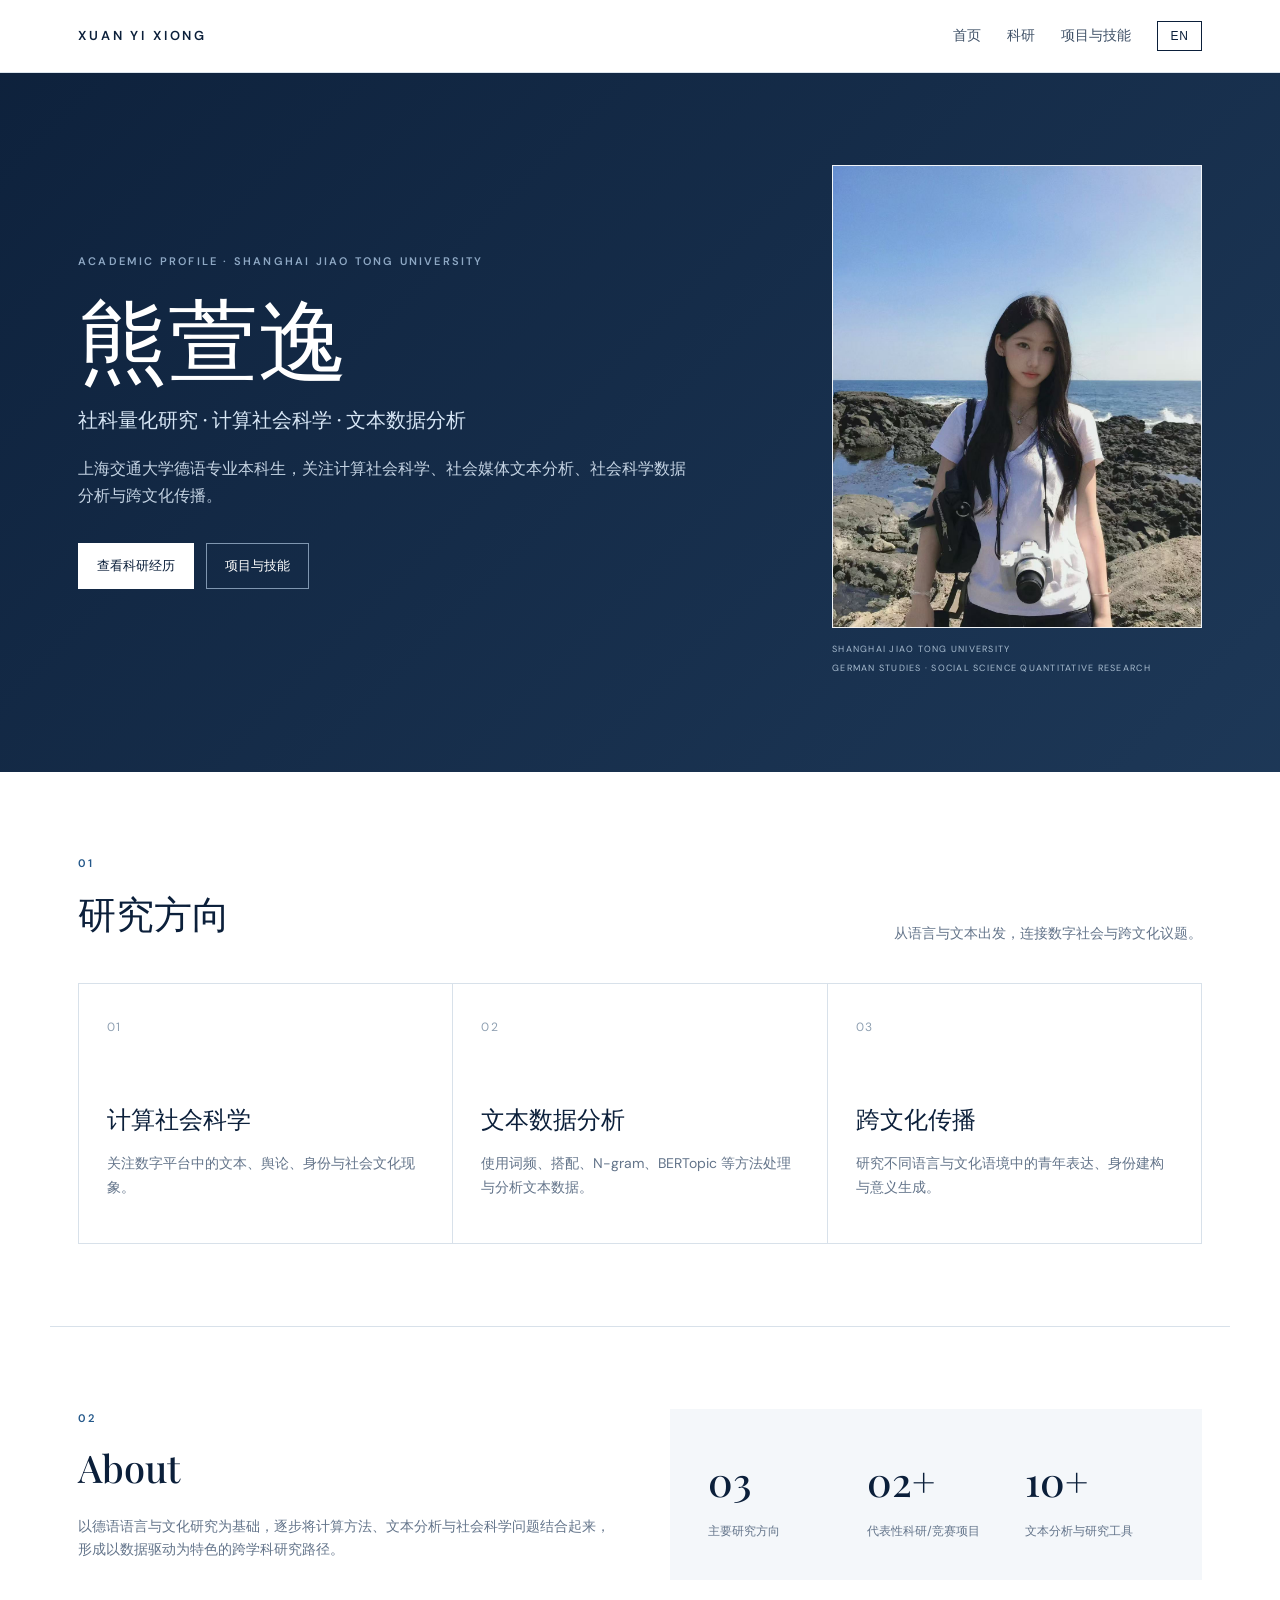
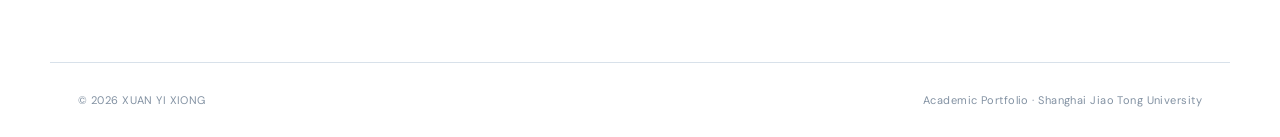
<file: index.html>
<!doctype html><html lang="zh-CN"><head><meta charset="utf-8"><meta name="viewport" content="width=device-width,initial-scale=1"><meta name="description" content="熊萱逸｜上海交通大学｜社科量化与计算社会科学方向"><title>熊萱逸｜Academic Homepage</title><link rel="stylesheet" href="assets/style.css"></head><body><header class="site-header"><div class="header-inner"><a class="site-name" href="index.html">XUAN YI XIONG</a><nav class="nav"><a href="index.html" data-i18n="nav.home">首页</a><a href="research.html" data-i18n="nav.research">科研</a><a href="projects.html" data-i18n="nav.projects">项目与技能</a><button id="langToggle" class="lang-btn">EN</button></nav></div></header><main><section class="hero"><div class="hero-grid"><div><p class="eyebrow">ACADEMIC PROFILE · SHANGHAI JIAO TONG UNIVERSITY</p><h1>熊萱逸</h1><p class="hero-title" data-i18n="home.title">社科量化研究 · 计算社会科学 · 文本数据分析</p><p class="hero-intro" data-i18n="home.intro">上海交通大学德语专业本科生，关注计算社会科学、社会媒体文本分析、社会科学数据分析与跨文化传播。</p><div class="hero-actions"><a class="btn btn-primary" href="research.html" data-i18n="home.primary">查看科研经历</a><a class="btn btn-secondary" href="projects.html" data-i18n="home.secondary">项目与技能</a></div></div><div class="portrait-card"><div class="portrait-frame"><img src="assets/images/portrait.jpg" class="portrait-img" alt="熊萱逸" onerror="this.style.display='none';this.nextElementSibling.style.display='flex'"><div class="portrait-fallback" data-i18n="home.photoFallback">请将你的个人照片命名为 portrait.jpg，上传至 assets/images/</div></div><div class="portrait-caption"><span>SHANGHAI JIAO TONG UNIVERSITY</span><span>GERMAN STUDIES · SOCIAL SCIENCE QUANTITATIVE RESEARCH</span></div></div></div></section><section class="section section-line"><div class="section-heading"><div><p class="section-kicker">01</p><h2 data-i18n="home.focusTitle">研究方向</h2></div><p class="section-note" data-i18n="home.focusNote">从语言与文本出发，连接数字社会与跨文化议题。</p></div><div class="focus-grid"><article class="focus-card"><span>01</span><h3 data-i18n="home.f1">计算社会科学</h3><p data-i18n="home.f1p">关注数字平台中的文本、舆论、身份与社会文化现象。</p></article><article class="focus-card"><span>02</span><h3 data-i18n="home.f2">文本数据分析</h3><p data-i18n="home.f2p">使用词频、搭配、N-gram、BERTopic 等方法处理与分析文本数据。</p></article><article class="focus-card"><span>03</span><h3 data-i18n="home.f3">跨文化传播</h3><p data-i18n="home.f3p">研究不同语言与文化语境中的青年表达、身份建构与意义生成。</p></article></div></section><section class="section info-section"><div class="info-card"><p class="section-kicker">02</p><h2 data-i18n="home.aboutTitle">About</h2><p data-i18n="home.about">以德语语言与文化研究为基础，逐步将计算方法、文本分析与社会科学问题结合起来，形成以数据驱动为特色的跨学科研究路径。</p></div><div class="metrics-card"><div class="metric"><strong>03</strong><span data-i18n="home.metric1">主要研究方向</span></div><div class="metric"><strong>02+</strong><span data-i18n="home.metric2">代表性科研/竞赛项目</span></div><div class="metric"><strong>10+</strong><span data-i18n="home.metric3">文本分析与研究工具</span></div></div></section></main><footer class="site-footer"><div>© 2026 XUAN YI XIONG</div><div data-i18n="footer.text">Academic Portfolio · Shanghai Jiao Tong University</div></footer><script src="assets/i18n.js"></script><script src="assets/main.js"></script></body></html>
</file>
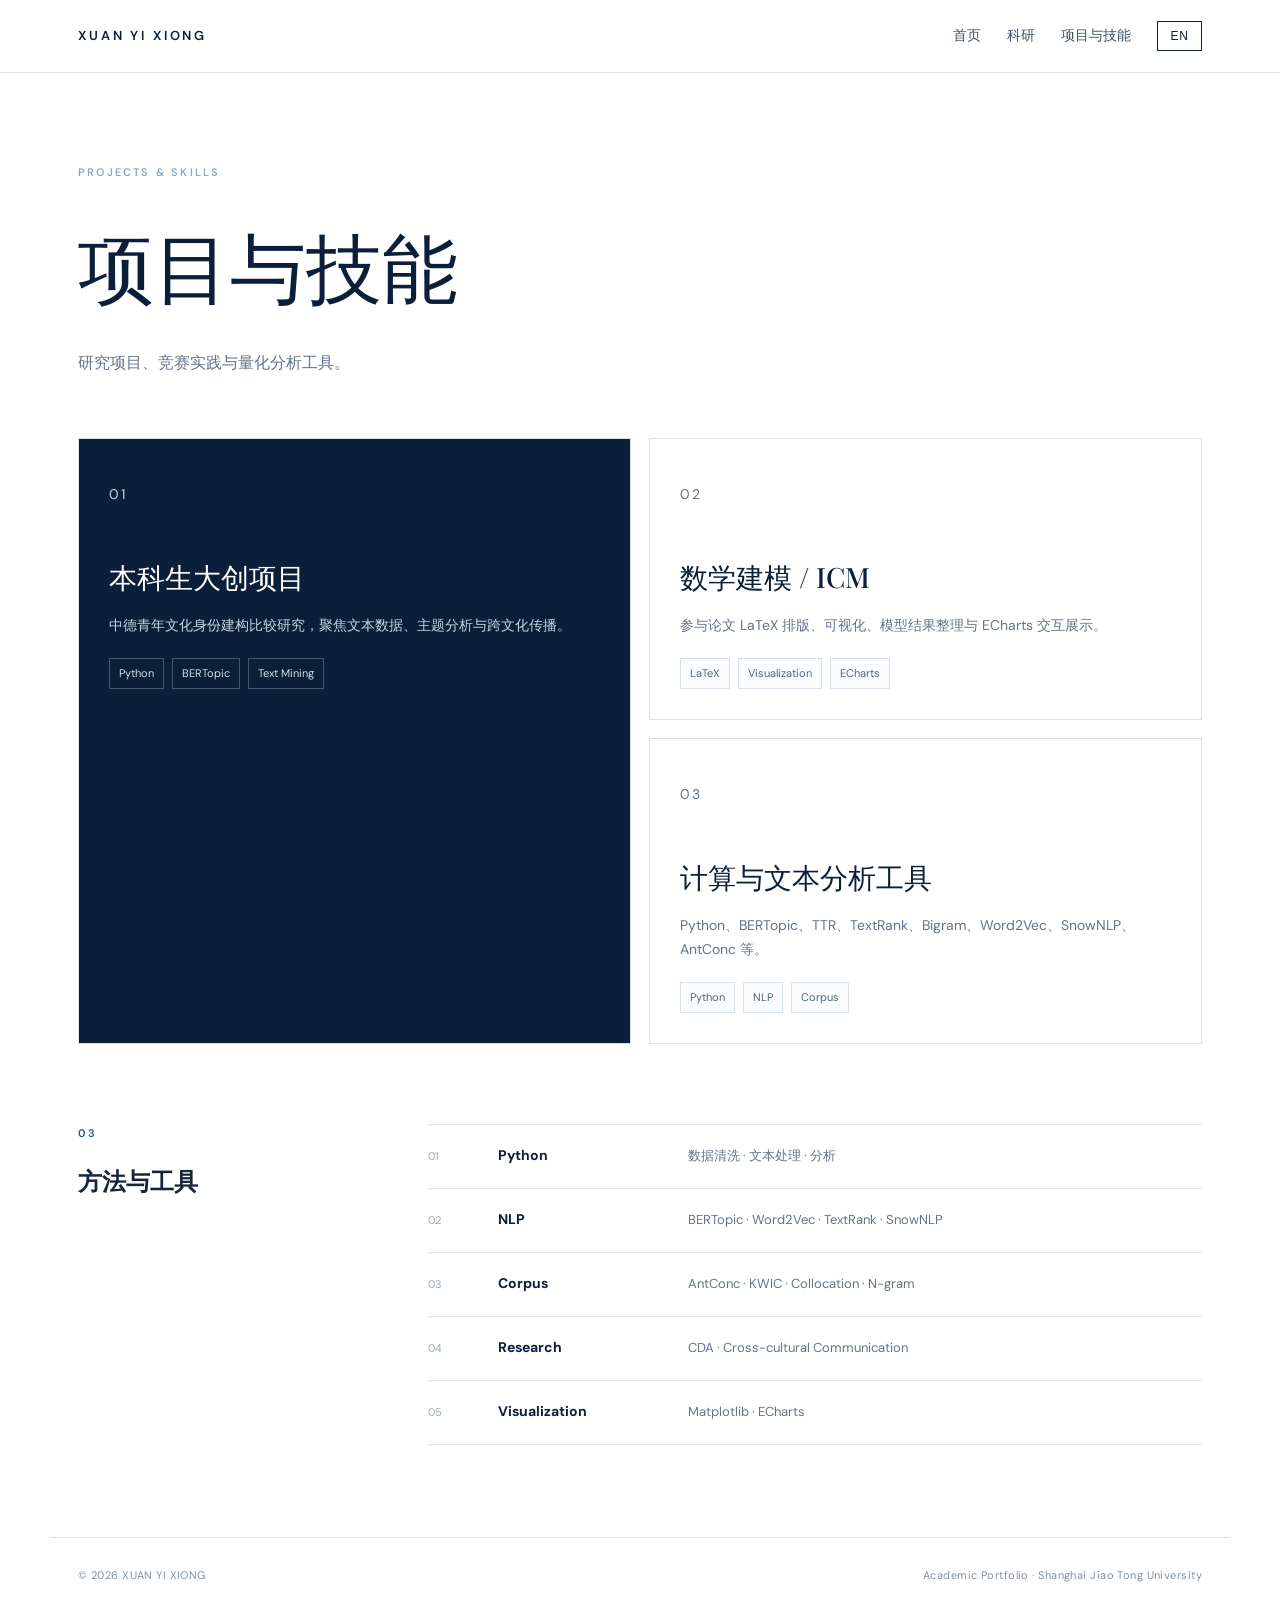
<file: projects.html>
<!doctype html><html lang="zh-CN"><head><meta charset="utf-8"><meta name="viewport" content="width=device-width,initial-scale=1"><title>项目与技能｜熊萱逸</title><link rel="stylesheet" href="assets/style.css"></head><body><header class="site-header"><div class="header-inner"><a class="site-name" href="index.html">XUAN YI XIONG</a><nav class="nav"><a href="index.html" data-i18n="nav.home">首页</a><a href="research.html" data-i18n="nav.research">科研</a><a href="projects.html" data-i18n="nav.projects">项目与技能</a><button id="langToggle" class="lang-btn">EN</button></nav></div></header><main class="page-main"><section class="page-hero"><p class="eyebrow">PROJECTS & SKILLS</p><h1 data-i18n="projects.title">项目与技能</h1><p data-i18n="projects.subtitle">研究项目、竞赛实践与量化分析工具。</p></section><section class="project-grid"><article class="project-card featured"><p class="card-index">01</p><h2 data-i18n="projects.p1.title">本科生大创项目</h2><p data-i18n="projects.p1.body">中德青年文化身份建构比较研究，聚焦文本数据、主题分析与跨文化传播。</p><div class="tag-row"><span>Python</span><span>BERTopic</span><span>Text Mining</span></div></article><article class="project-card"><p class="card-index">02</p><h2 data-i18n="projects.p2.title">数学建模 / ICM</h2><p data-i18n="projects.p2.body">参与论文 LaTeX 排版、可视化、模型结果整理与 ECharts 交互展示。</p><div class="tag-row"><span>LaTeX</span><span>Visualization</span><span>ECharts</span></div></article><article class="project-card"><p class="card-index">03</p><h2 data-i18n="projects.p3.title">计算与文本分析工具</h2><p data-i18n="projects.p3.body">Python、BERTopic、TTR、TextRank、Bigram、Word2Vec、SnowNLP、AntConc 等。</p><div class="tag-row"><span>Python</span><span>NLP</span><span>Corpus</span></div></article></section><section class="skills-section"><div><p class="section-kicker">03</p><h2 data-i18n="projects.skillsTitle">方法与工具</h2></div><div class="skills-list"><div class="skill-line"><span>01</span><strong>Python</strong><em data-i18n="skills.python">数据清洗 · 文本处理 · 分析</em></div><div class="skill-line"><span>02</span><strong>NLP</strong><em>BERTopic · Word2Vec · TextRank · SnowNLP</em></div><div class="skill-line"><span>03</span><strong>Corpus</strong><em>AntConc · KWIC · Collocation · N-gram</em></div><div class="skill-line"><span>04</span><strong>Research</strong><em data-i18n="skills.research">CDA · Cross-cultural Communication</em></div><div class="skill-line"><span>05</span><strong>Visualization</strong><em>Matplotlib · ECharts</em></div></div></section></main><footer class="site-footer"><div>© 2026 XUAN YI XIONG</div><div data-i18n="footer.text">Academic Portfolio · Shanghai Jiao Tong University</div></footer><script src="assets/i18n.js"></script><script src="assets/main.js"></script></body></html>
</file>
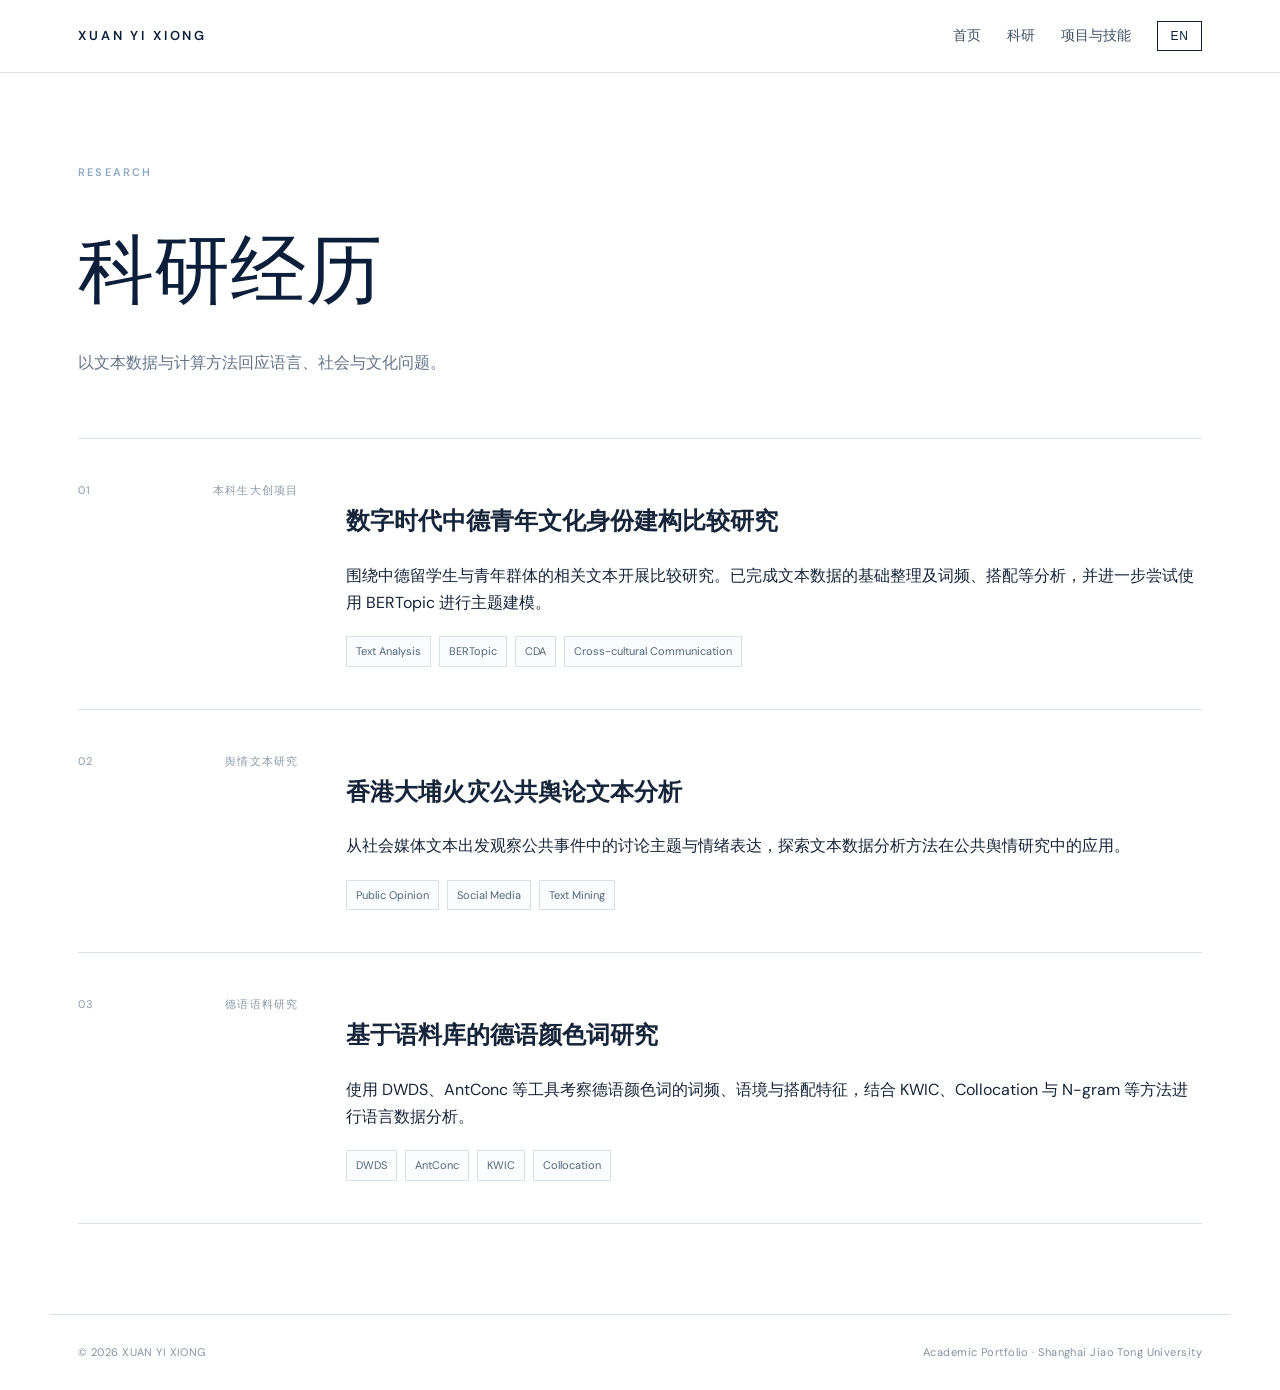
<file: research.html>
<!doctype html><html lang="zh-CN"><head><meta charset="utf-8"><meta name="viewport" content="width=device-width,initial-scale=1"><title>科研经历｜熊萱逸</title><link rel="stylesheet" href="assets/style.css"></head><body><header class="site-header"><div class="header-inner"><a class="site-name" href="index.html">XUAN YI XIONG</a><nav class="nav"><a href="index.html" data-i18n="nav.home">首页</a><a href="research.html" data-i18n="nav.research">科研</a><a href="projects.html" data-i18n="nav.projects">项目与技能</a><button id="langToggle" class="lang-btn">EN</button></nav></div></header><main class="page-main"><section class="page-hero"><p class="eyebrow">RESEARCH</p><h1 data-i18n="research.title">科研经历</h1><p data-i18n="research.subtitle">以文本数据与计算方法回应语言、社会与文化问题。</p></section><section class="timeline"><article class="research-item"><div class="research-meta"><span>01</span><span data-i18n="research.p1.meta">本科生大创项目</span></div><div><h2 data-i18n="research.p1.title">数字时代中德青年文化身份建构比较研究</h2><p data-i18n="research.p1.body">围绕中德留学生与青年群体的相关文本开展比较研究。已完成文本数据的基础整理及词频、搭配等分析，并进一步尝试使用 BERTopic 进行主题建模，为后续的主题解释与批判性话语分析提供基础。</p><div class="tag-row"><span>Text Analysis</span><span>BERTopic</span><span>CDA</span><span>Cross-cultural Communication</span></div></div></article><article class="research-item"><div class="research-meta"><span>02</span><span data-i18n="research.p2.meta">舆情文本研究</span></div><div><h2 data-i18n="research.p2.title">香港大埔火灾公共舆论文本分析</h2><p data-i18n="research.p2.body">从社会媒体文本出发观察公共事件中的讨论主题与情绪表达，探索文本数据分析方法在公共舆情研究中的应用。</p><div class="tag-row"><span>Public Opinion</span><span>Social Media</span><span>Text Mining</span></div></div></article><article class="research-item"><div class="research-meta"><span>03</span><span data-i18n="research.p3.meta">德语语料研究</span></div><div><h2 data-i18n="research.p3.title">基于语料库的德语颜色词研究</h2><p data-i18n="research.p3.body">使用 DWDS、AntConc 等工具考察德语颜色词的词频、语境与搭配特征，结合 KWIC、Collocation 与 N-gram 等方法进行语言数据分析。</p><div class="tag-row"><span>DWDS</span><span>AntConc</span><span>KWIC</span><span>Collocation</span></div></div></article></section></main><footer class="site-footer"><div>© 2026 XUAN YI XIONG</div><div data-i18n="footer.text">Academic Portfolio · Shanghai Jiao Tong University</div></footer><script src="assets/i18n.js"></script><script src="assets/main.js"></script></body></html>
</file>
<file: assets/style.css>
@import url("https://fonts.googleapis.com/css2?family=DM+Sans:wght@400;500;600&family=Playfair+Display:wght@500;600&display=swap");:root{--navy:#0b1f3a;--navy2:#112d4e;--blue:#24588a;--ink:#17253a;--muted:#63748a;--line:#d8e1ea;--soft:#f4f7fa;--max:1180px}*{box-sizing:border-box}html{scroll-behavior:smooth}body{margin:0;color:var(--ink);background:#fff;font-family:"DM Sans","Helvetica Neue",Arial,sans-serif;line-height:1.7}a{color:inherit;text-decoration:none}.site-header{position:sticky;top:0;z-index:20;background:rgba(255,255,255,.96);backdrop-filter:blur(12px);border-bottom:1px solid rgba(216,225,234,.9)}.header-inner{max-width:var(--max);margin:auto;min-height:72px;padding:0 28px;display:flex;align-items:center;justify-content:space-between}.site-name{font-size:13px;font-weight:600;letter-spacing:.22em;color:var(--navy)}.nav{display:flex;align-items:center;gap:26px}.nav a{font-size:14px;color:#405268;position:relative}.nav a:after{content:"";position:absolute;left:0;right:0;bottom:-7px;height:1px;background:var(--navy);transform:scaleX(0);transition:.2s}.nav a:hover:after{transform:scaleX(1)}.lang-btn{border:1px solid var(--navy);color:var(--navy);background:#fff;padding:7px 12px;cursor:pointer;font-size:12px;letter-spacing:.08em}main{min-height:calc(100vh - 145px)}.hero{background:linear-gradient(135deg,rgba(11,31,58,.99),rgba(17,45,78,.95)) ;color:#fff}.hero-grid{max-width:var(--max);margin:auto;padding:92px 28px 96px;display:grid;grid-template-columns:1.16fr .84fr;gap:72px;align-items:center}.eyebrow{margin:0 0 18px;font-size:11px;letter-spacing:.2em;font-weight:600;color:#8ea8c4}.hero h1,.page-hero h1,.section h2,.info-card h2{font-family:"Playfair Display",Georgia,serif;font-weight:500}.hero h1{margin:0;font-size:clamp(52px,7vw,92px);line-height:1.05}.hero-title{margin:20px 0 18px;font-size:20px;font-weight:500;color:#d8e7f6}.hero-intro{max-width:700px;margin:0;color:#c4d3e3;font-size:16px}.hero-actions{display:flex;gap:12px;margin-top:34px;flex-wrap:wrap}.btn{display:inline-flex;align-items:center;justify-content:center;min-height:46px;padding:0 18px;border:1px solid transparent;font-size:13px;transition:transform .2s}.btn:hover{transform:translateY(-2px)}.btn-primary{background:#fff;color:var(--navy)}.btn-secondary{border-color:#7f96b0;color:#fff}.portrait-card{justify-self:end;width:min(100%,370px)}.portrait-frame{aspect-ratio:4/5;background:#eaf0f5;overflow:hidden;border:1px solid rgba(255,255,255,.25);position:relative}.portrait-img{width:100%;height:100%;display:block;object-fit:cover}.portrait-fallback{display:none;position:absolute;inset:0;align-items:center;justify-content:center;text-align:center;padding:28px;color:#61758d;background:#f0f4f8;font-size:13px}.portrait-caption{display:flex;flex-direction:column;gap:4px;padding-top:14px;font-size:9px;letter-spacing:.14em;color:#a9bdd0}.section{max-width:var(--max);margin:auto;padding:82px 28px}.section-line{border-bottom:1px solid var(--line)}.section-heading{display:flex;justify-content:space-between;align-items:end;gap:40px;margin-bottom:38px}.section-kicker{margin:0 0 8px;color:var(--blue);font-size:11px;font-weight:600;letter-spacing:.16em}.section h2,.info-card h2{margin:0;color:var(--navy);font-size:38px}.section-note{max-width:420px;margin:0;color:var(--muted);font-size:14px}.focus-grid{display:grid;grid-template-columns:repeat(3,1fr);border-top:1px solid var(--line);border-left:1px solid var(--line)}.focus-card{min-height:260px;padding:28px;border-right:1px solid var(--line);border-bottom:1px solid var(--line)}.focus-card span,.card-index{color:#8fa0b2;font-size:12px;letter-spacing:.12em}.focus-card h3{margin:58px 0 10px;font-family:"Playfair Display",Georgia,serif;font-size:24px;font-weight:500;color:var(--navy)}.focus-card p,.project-card p,.research-content p,.info-card p:last-child{color:var(--muted);font-size:14px}.info-section{display:grid;grid-template-columns:1fr 1fr;gap:60px}.metrics-card{background:var(--soft);padding:28px;display:grid;grid-template-columns:repeat(3,1fr);align-items:center}.metric{padding:10px}.metric strong{display:block;font-family:"Playfair Display",Georgia,serif;color:var(--navy);font-size:40px;font-weight:500}.metric span{display:block;margin-top:6px;color:var(--muted);font-size:12px}.page-hero{max-width:var(--max);margin:auto;padding:90px 28px 62px}.page-hero h1{margin:0;font-size:clamp(48px,6vw,76px);color:var(--navy)}.page-hero>p:last-child{max-width:680px;margin:20px 0 0;color:var(--muted);font-size:16px}.timeline{max-width:var(--max);margin:auto;padding:0 28px 90px}.research-item{display:grid;grid-template-columns:220px 1fr;gap:48px;padding:42px 0;border-top:1px solid var(--line)}.research-item:last-child{border-bottom:1px solid var(--line)}.research-meta{display:flex;justify-content:space-between;color:#8999aa;font-size:11px;letter-spacing:.1em}.research-content h2{margin:0 0 14px;color:var(--navy);font-family:"Playfair Display",Georgia,serif;font-size:30px;font-weight:500}.tag-row{display:flex;flex-wrap:wrap;gap:8px;margin-top:20px}.tag-row span{padding:5px 9px;border:1px solid var(--line);color:#50657d;background:#fbfcfd;font-size:11px}.project-grid{max-width:var(--max);margin:auto;padding:0 28px 70px;display:grid;grid-template-columns:repeat(2,1fr);gap:18px}.project-card{padding:30px;min-height:260px;background:#fff;border:1px solid var(--line);transition:.2s}.project-card:hover{transform:translateY(-3px);border-color:#9eb0c2}.project-card.featured{grid-row:span 2;background:var(--navy);color:#fff}.project-card.featured h2,.project-card.featured p{color:#fff}.project-card.featured p{color:#c6d5e4}.project-card.featured .tag-row span{color:#d2dfeb;border-color:rgba(255,255,255,.25);background:transparent}.project-card h2{margin:46px 0 12px;color:var(--navy);font-family:"Playfair Display",Georgia,serif;font-weight:500;font-size:28px}.skills-section{max-width:var(--max);margin:auto;padding:10px 28px 92px;display:grid;grid-template-columns:280px 1fr;gap:70px}.skills-list{border-top:1px solid var(--line)}.skill-line{display:grid;grid-template-columns:50px 170px 1fr;gap:20px;align-items:center;min-height:64px;border-bottom:1px solid var(--line)}.skill-line span{color:#96a7b9;font-size:11px}.skill-line strong{color:var(--navy);font-size:14px}.skill-line em{color:var(--muted);font-size:13px;font-style:normal}.site-footer{max-width:var(--max);margin:auto;padding:28px;display:flex;justify-content:space-between;gap:24px;color:#8291a2;font-size:11px;letter-spacing:.04em;border-top:1px solid var(--line)}@media(max-width:880px){.hero-grid,.info-section{grid-template-columns:1fr}.portrait-card{justify-self:start;width:min(100%,330px)}.focus-grid{grid-template-columns:1fr}.section-heading{display:block}.section-note{margin-top:14px}.research-item{grid-template-columns:1fr;gap:14px}.research-meta{justify-content:flex-start;gap:28px}.project-grid{grid-template-columns:1fr}.project-card.featured{grid-row:auto}.skills-section{grid-template-columns:1fr;gap:28px}}@media(max-width:640px){.header-inner{min-height:64px;padding:0 18px}.site-name{font-size:11px}.nav{gap:14px}.nav a{font-size:12px}.hero-grid,.section,.page-hero,.timeline,.project-grid,.skills-section{padding-left:18px;padding-right:18px}.hero-grid{padding-top:68px;padding-bottom:70px;gap:42px}.hero h1{font-size:54px}.hero-title{font-size:17px}.metrics-card{grid-template-columns:1fr}.skill-line{grid-template-columns:38px 110px 1fr;gap:12px}.site-footer{padding:24px 18px;display:block}.site-footer div+div{margin-top:7px}}
</file>
